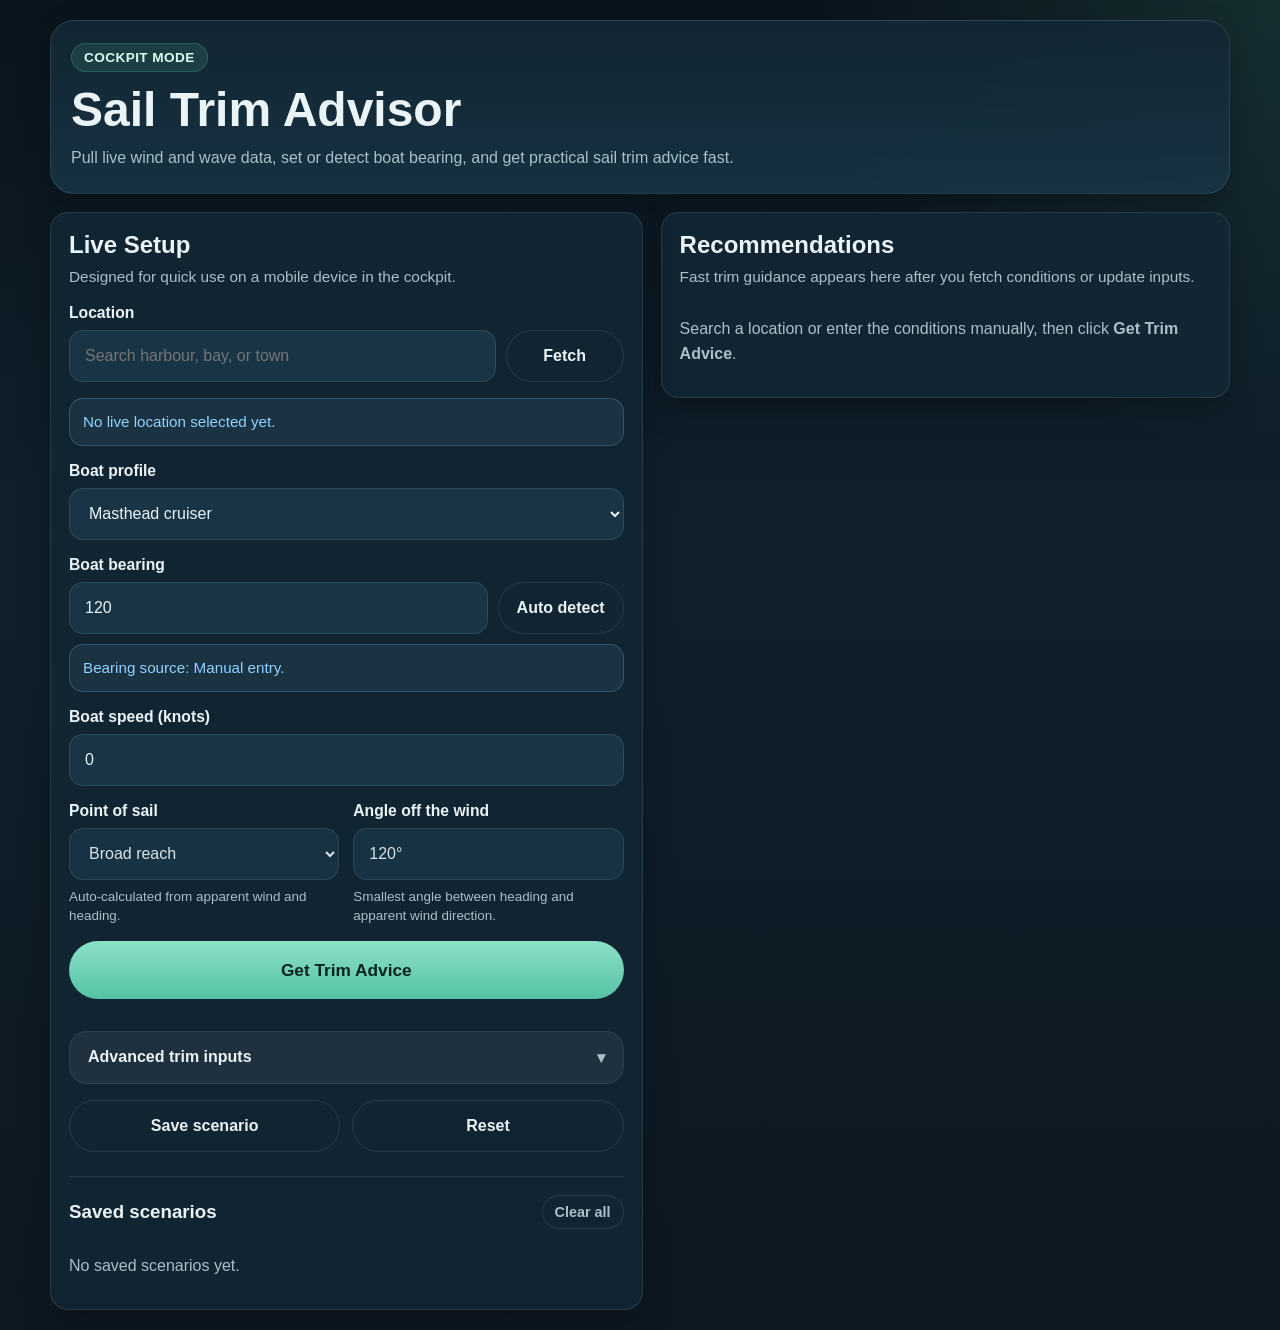
<file: index.html>
<!DOCTYPE html>
<html lang="en">
<head>
  <meta charset="UTF-8" />
  <meta name="viewport" content="width=device-width, initial-scale=1.0" />
  <title>Sail Trim Advisor</title>
  <link rel="stylesheet" href="style.css" />
</head>
<body>
  <div class="container">
    <section class="hero">
      <div class="hero-badge">Cockpit Mode</div>
      <h1>Sail Trim Advisor</h1>
      <p>
        Pull live wind and wave data, set or detect boat bearing, and get practical sail trim advice fast.
      </p>
    </section>

    <main class="cockpit-layout">
      <section class="panel panel-primary">
        <div class="panel-header">
          <h2>Live Setup</h2>
          <p class="helper">
            Designed for quick use on a mobile device in the cockpit.
          </p>
        </div>

        <form id="trimForm">
          <div class="cockpit-stack">
            <div class="field full location-field">
              <label for="locationQuery">Location</label>
              <div class="inline-input-row">
                <input
                  id="locationQuery"
                  type="text"
                  placeholder="Search harbour, bay, or town"
                  autocomplete="off"
                  spellcheck="false"
                />
                <button class="btn-secondary fetch-btn" type="button" id="fetchConditionsBtn">
                  Fetch
                </button>
              </div>
              <div id="locationSuggestions" class="suggestions hidden"></div>
            </div>

            <div class="field full">
              <div id="locationStatus" class="status-text">
                No live location selected yet.
              </div>
            </div>

            <div class="field full">
              <label for="boatProfile">Boat profile</label>
              <select id="boatProfile">
                <option value="masthead_cruiser">Masthead cruiser</option>
                <option value="fractional_rig">Fractional rig</option>
                <option value="trapper_501">Trapper 501</option>
              </select>
            </div>

            <div class="field full">
              <label for="boatBearing">Boat bearing</label>
              <div class="inline-input-row">
                <input id="boatBearing" type="number" min="0" max="360" step="1" value="120" />
                <button class="btn-secondary fetch-btn" type="button" id="detectBearingBtn">
                  Auto detect
                </button>
              </div>
              <div id="bearingStatus" class="status-text bearing-status">
                Bearing source: Manual entry.
              </div>
            </div>

            <div class="field">
              <label for="boatSpeed">Boat speed (knots)</label>
              <input id="boatSpeed" type="number" min="0" max="20" step="0.1" value="0" />
            </div>

            <div class="quick-read-grid">
              <div class="field">
                <label for="pointOfSail">Point of sail</label>
                <select id="pointOfSail" required disabled>
                  <option value="in_irons">In Irons</option>
                  <option value="close_hauled">Close-hauled</option>
                  <option value="close_reach">Close reach</option>
                  <option value="beam_reach">Beam reach</option>
                  <option value="broad_reach">Broad reach</option>
                  <option value="run">Run</option>
                </select>
                <div class="auto-field-note">Auto-calculated from apparent wind and heading.</div>
              </div>

              <div class="field">
                <label for="pointOfSailAngle">Angle off the wind</label>
                <input id="pointOfSailAngle" type="text" value="--" disabled />
                <div class="auto-field-note">Smallest angle between heading and apparent wind direction.</div>
              </div>
            </div>

            <div class="field full">
              <button class="btn-primary btn-large" type="submit">Get Trim Advice</button>
            </div>

            <div class="field full">
              <div id="liveConditionsCard" class="live-conditions-card hidden">
                <div class="live-conditions-header">
                  <div>
                    <h3>Live conditions</h3>
                    <div id="liveConditionsPlace" class="live-place"></div>
                  </div>
                  <div id="liveConditionsTime" class="live-time"></div>
                </div>

                <div class="live-conditions-grid cockpit-live-grid">
                  <div class="mini-card live-key-card">
                    <div class="label">True wind</div>
                    <div id="liveTrueWindSpeed" class="value big-value">--</div>
                    <div id="liveTrueWindDirection" class="mini-subvalue">--</div>
                    <div id="liveGustSpeed" class="mini-subvalue">Gusts: --</div>
                  </div>

                  <div class="mini-card live-key-card">
                    <div class="label">Apparent wind</div>
                    <div id="liveApparentWindSpeed" class="value big-value">--</div>
                    <div id="liveApparentWindDirection" class="mini-subvalue">--</div>
                    <div id="liveApparentWindAngle" class="mini-subvalue">--</div>
                  </div>

                  <div class="mini-card live-key-card">
                    <div class="label">Waves</div>
                    <div id="liveWaveHeight" class="value big-value">--</div>
                    <div id="liveWaveDirection" class="mini-subvalue">--</div>
                    <div id="liveSeaState" class="mini-subvalue">--</div>
                  </div>

                  <div class="mini-card live-key-card">
                    <div class="label">Boat</div>
                    <div id="liveBoatBearing" class="value">--</div>
                    <div id="liveBearingSource" class="mini-subvalue">Source: --</div>
                  </div>

                  <div class="mini-card live-key-card">
                    <div class="label">Sea relationship</div>
                    <div id="liveSeaRelationship" class="value">--</div>
                    <div id="liveSeaAngle" class="mini-subvalue">--</div>
                  </div>

                  <div class="mini-card compass-card">
                    <div class="label">Direction view</div>
                    <div id="liveDirectionCompass" class="compass-wrap"></div>
                  </div>
                </div>
              </div>
            </div>

            <details class="advanced-panel">
              <summary>Advanced trim inputs</summary>

              <div class="advanced-grid">
                <div class="field">
                  <label for="windTrend">Wind trend</label>
                  <select id="windTrend">
                    <option value="steady">Steady</option>
                    <option value="building">Building</option>
                    <option value="easing">Easing</option>
                  </select>
                </div>

                <div class="field">
                  <label for="windSpeed">Steady wind (knots)</label>
                  <input id="windSpeed" type="number" min="0" max="60" step="1" value="14" required />
                </div>

                <div class="field">
                  <label for="gustSpeed">Gust speed (knots)</label>
                  <input id="gustSpeed" type="number" min="0" max="70" step="1" value="18" required />
                </div>

                <div class="field">
                  <label for="windDirection">Wind direction</label>
                  <input id="windDirection" type="number" min="0" max="360" step="1" value="240" />
                </div>

                <div class="field">
                  <label for="waveHeight">Wave height (m)</label>
                  <input id="waveHeight" type="number" min="0" max="20" step="0.1" value="0.8" />
                </div>

                <div class="field">
                  <label for="waveDirection">Wave direction</label>
                  <input id="waveDirection" type="number" min="0" max="360" step="1" value="250" />
                </div>

                <div class="field">
                  <label for="seaState">Sea state</label>
                  <select id="seaState">
                    <option value="flat">Flat</option>
                    <option value="chop">Slight chop</option>
                    <option value="rough">Rough</option>
                  </select>
                </div>

                <div class="field">
                  <label for="heel">Heel</label>
                  <select id="heel">
                    <option value="low">Low</option>
                    <option value="medium" selected>Medium</option>
                    <option value="high">High</option>
                  </select>
                </div>

                <div class="field">
                  <label for="helm">Helm feel</label>
                  <select id="helm">
                    <option value="neutral">Neutral</option>
                    <option value="weather" selected>Weather helm</option>
                    <option value="lee">Lee helm</option>
                  </select>
                </div>

                <div class="field">
                  <label for="mainsailSetup">Mainsail setup</label>
                  <select id="mainsailSetup">
                    <option value="full">Full main</option>
                    <option value="reef1">1 reef</option>
                    <option value="reef2">2 reefs</option>
                  </select>
                </div>

                <div class="field">
                  <label for="headsailSetup">Headsail setup</label>
                  <select id="headsailSetup">
                    <option value="genoa_full">Full genoa</option>
                    <option value="genoa_partial">Partly furled genoa</option>
                    <option value="jib">Jib</option>
                  </select>
                </div>

                <div class="field full checkbox-row">
                  <input id="gusty" type="checkbox" />
                  <label for="gusty">Gusty conditions</label>
                </div>
              </div>
            </details>

            <div class="actions actions-secondary">
              <button class="btn-secondary" type="button" id="saveScenarioBtn">Save scenario</button>
              <button class="btn-secondary" type="button" id="resetBtn">Reset</button>
            </div>
          </div>
        </form>

        <section class="saved-panel">
          <div class="saved-header">
            <h3>Saved scenarios</h3>
            <button class="btn-inline" type="button" id="clearScenariosBtn">Clear all</button>
          </div>
          <div id="savedScenarios" class="saved-list empty-state">No saved scenarios yet.</div>
        </section>
      </section>

      <section class="panel panel-results" id="resultsPanel">
        <div class="panel-header">
          <h2>Recommendations</h2>
          <p class="helper">
            Fast trim guidance appears here after you fetch conditions or update inputs.
          </p>
        </div>

        <div id="results" class="empty-state">
          Search a location or enter the conditions manually, then click
          <strong>Get Trim Advice</strong>.
        </div>
      </section>
    </main>
  </div>

  <script src="script.js"></script>
</body>
</html>
</file>
<file: style.css>
:root {
  --bg: #0b1720;
  --panel: #132633;
  --panel-2: #183445;
  --panel-3: #10222e;
  --text: #eaf4f7;
  --muted: #a9c0c9;
  --accent: #56c2a3;
  --accent-2: #8be0c8;
  --accent-3: #d8fff2;
  --warn: #ffd166;
  --danger: #ff7b7b;
  --info: #8fd3ff;
  --wave: #8fd3ff;
  --boat: #ffd166;
  --border: rgba(255, 255, 255, 0.1);
  --border-strong: rgba(255, 255, 255, 0.16);
  --shadow: 0 12px 30px rgba(0, 0, 0, 0.25);
  --radius: 18px;
  --radius-lg: 24px;
}

* {
  box-sizing: border-box;
}

html {
  -webkit-text-size-adjust: 100%;
}

body {
  margin: 0;
  font-family: Arial, Helvetica, sans-serif;
  background:
    radial-gradient(circle at top right, rgba(86, 194, 163, 0.15), transparent 25%),
    linear-gradient(180deg, #0a141c, #0f202c 40%, #0d1821 100%);
  color: var(--text);
  min-height: 100vh;
}

.container {
  max-width: 1220px;
  margin: 0 auto;
  padding: 20px;
}

.hero {
  margin-bottom: 18px;
  padding: 22px 20px;
  border: 1px solid var(--border);
  border-radius: var(--radius-lg);
  background: linear-gradient(180deg, rgba(19, 38, 51, 0.95), rgba(24, 52, 69, 0.92));
  box-shadow: var(--shadow);
}

.hero-badge {
  display: inline-flex;
  align-items: center;
  padding: 6px 12px;
  margin-bottom: 12px;
  border-radius: 999px;
  background: rgba(86, 194, 163, 0.14);
  border: 1px solid rgba(86, 194, 163, 0.25);
  color: var(--accent-3);
  font-size: 0.85rem;
  font-weight: 700;
  letter-spacing: 0.03em;
  text-transform: uppercase;
}

.hero h1 {
  margin: 0 0 10px;
  font-size: clamp(2rem, 4vw, 3rem);
  line-height: 1.08;
}

.hero p {
  margin: 0;
  color: var(--muted);
  max-width: 760px;
  line-height: 1.55;
  font-size: 1rem;
}

.cockpit-layout {
  display: grid;
  grid-template-columns: minmax(0, 1.02fr) minmax(0, 0.98fr);
  gap: 18px;
  align-items: start;
}

.panel {
  background: rgba(19, 38, 51, 0.94);
  border: 1px solid var(--border);
  border-radius: var(--radius);
  box-shadow: var(--shadow);
  padding: 18px;
}

.panel-primary {
  position: relative;
}

.panel-header {
  margin-bottom: 16px;
}

.panel-header h2,
.panel-header h3 {
  margin: 0 0 6px;
}

.helper {
  color: var(--muted);
  margin: 0;
  font-size: 0.96rem;
  line-height: 1.5;
}

.cockpit-stack {
  display: grid;
  gap: 16px;
}

.quick-read-grid {
  display: grid;
  grid-template-columns: repeat(2, minmax(0, 1fr));
  gap: 14px;
}

.advanced-grid {
  display: grid;
  grid-template-columns: repeat(2, minmax(0, 1fr));
  gap: 14px;
  margin-top: 14px;
}

.field {
  display: flex;
  flex-direction: column;
  gap: 8px;
  min-width: 0;
}

.field.full {
  grid-column: 1 / -1;
}

label {
  font-weight: 700;
  font-size: 0.98rem;
}

select,
input[type="number"],
input[type="text"] {
  width: 100%;
  min-height: 52px;
  padding: 13px 15px;
  border-radius: 14px;
  border: 1px solid var(--border);
  background: var(--panel-2);
  color: var(--text);
  font-size: 1rem;
}

select:focus,
input:focus,
button:focus,
summary:focus {
  outline: 2px solid var(--accent-2);
  outline-offset: 2px;
}

.inline-input-row {
  display: grid;
  grid-template-columns: minmax(0, 1fr) auto;
  gap: 10px;
}

.fetch-btn {
  white-space: nowrap;
  min-width: 118px;
}

.location-field {
  position: relative;
}

.suggestions {
  margin-top: 8px;
  border: 1px solid var(--border);
  background: var(--panel-2);
  border-radius: 14px;
  overflow: hidden;
  box-shadow: var(--shadow);
}

.suggestion-item {
  width: 100%;
  text-align: left;
  padding: 14px 15px;
  background: transparent;
  border: 0;
  border-bottom: 1px solid rgba(255, 255, 255, 0.06);
  color: var(--text);
  cursor: pointer;
  font: inherit;
  border-radius: 0;
}

.suggestion-item:last-child {
  border-bottom: 0;
}

.suggestion-item:hover,
.suggestion-item:focus {
  background: rgba(255, 255, 255, 0.06);
  outline: none;
}

.suggestion-main {
  display: block;
  font-weight: 700;
}

.suggestion-sub {
  display: block;
  color: var(--muted);
  font-size: 0.88rem;
  margin-top: 4px;
}

.status-text {
  padding: 12px 13px;
  border-radius: 14px;
  border: 1px solid rgba(143, 211, 255, 0.22);
  background: rgba(143, 211, 255, 0.08);
  color: var(--info);
  line-height: 1.45;
  font-size: 0.95rem;
}

.bearing-status {
  margin-top: 2px;
}

.live-conditions-card {
  padding: 16px;
  border-radius: 18px;
  border: 1px solid rgba(86, 194, 163, 0.2);
  background: linear-gradient(180deg, rgba(86, 194, 163, 0.08), rgba(255, 255, 255, 0.03));
}

.hidden {
  display: none;
}

.live-conditions-header {
  display: flex;
  justify-content: space-between;
  gap: 12px;
  align-items: flex-start;
  margin-bottom: 14px;
}

.live-conditions-header h3 {
  margin: 0 0 6px;
  font-size: 1.05rem;
}

.live-place {
  color: var(--accent-3);
  font-size: 0.95rem;
  line-height: 1.4;
}

.live-time {
  color: var(--muted);
  font-size: 0.88rem;
  line-height: 1.4;
  text-align: right;
  max-width: 150px;
}

.live-conditions-grid {
  display: grid;
  gap: 10px;
}

.cockpit-live-grid {
  grid-template-columns: repeat(3, minmax(0, 1fr));
}

.mini-card {
  background: rgba(255, 255, 255, 0.04);
  border: 1px solid var(--border);
  border-radius: 16px;
  padding: 14px;
}

.live-key-card {
  min-height: 102px;
}

.mini-card .label {
  color: var(--muted);
  font-size: 0.78rem;
  margin-bottom: 8px;
  text-transform: uppercase;
  letter-spacing: 0.05em;
}

.mini-card .value {
  font-size: 1rem;
  font-weight: 700;
  line-height: 1.35;
}

.big-value {
  font-size: 1.45rem !important;
  line-height: 1.1 !important;
}

.mini-subvalue {
  margin-top: 6px;
  color: var(--muted);
  font-size: 0.82rem;
  line-height: 1.35;
}

.compass-card {
  grid-column: span 3;
}

.compass-wrap {
  display: grid;
  place-items: center;
  min-height: 230px;
  margin-top: 6px;
}

.compass-svg {
  width: 100%;
  max-width: 280px;
  height: auto;
  display: block;
}

.compass-key {
  display: flex;
  justify-content: center;
  gap: 14px;
  flex-wrap: wrap;
  margin-top: 10px;
  font-size: 0.85rem;
  color: var(--muted);
}

.compass-key-item {
  display: inline-flex;
  align-items: center;
  gap: 6px;
}

.compass-dot {
  width: 10px;
  height: 10px;
  border-radius: 999px;
  display: inline-block;
}

.compass-dot.wind {
  background: var(--accent-2);
}

.compass-dot.wave {
  background: var(--wave);
}

.compass-dot.boat {
  background: var(--boat);
}

.auto-field-note {
  color: var(--muted);
  font-size: 0.84rem;
  line-height: 1.4;
}

.checkbox-row {
  display: flex;
  align-items: center;
  gap: 10px;
  padding-top: 6px;
}

.checkbox-row label {
  margin: 0;
}

input[type="checkbox"] {
  width: 20px;
  height: 20px;
  accent-color: var(--accent);
}

.actions {
  display: flex;
  gap: 12px;
  flex-wrap: wrap;
}

.actions-secondary {
  justify-content: stretch;
}

.actions-secondary > * {
  flex: 1 1 180px;
}

button {
  border: 0;
  border-radius: 999px;
  padding: 13px 18px;
  font-size: 1rem;
  font-weight: 700;
  cursor: pointer;
  transition: transform 0.15s ease, opacity 0.15s ease, background 0.15s ease;
  min-height: 52px;
}

button:hover {
  transform: translateY(-1px);
}

button:active {
  transform: translateY(0);
}

button:disabled {
  opacity: 0.7;
  cursor: wait;
}

.btn-primary {
  background: linear-gradient(180deg, var(--accent-2), var(--accent));
  color: #07231d;
}

.btn-secondary {
  background: transparent;
  color: var(--text);
  border: 1px solid var(--border);
}

.btn-inline {
  min-height: auto;
  padding: 8px 12px;
  font-size: 0.9rem;
  background: transparent;
  color: var(--muted);
  border: 1px solid var(--border);
}

.btn-large {
  width: 100%;
  min-height: 58px;
  font-size: 1.08rem;
}

.advanced-panel {
  border: 1px solid var(--border);
  border-radius: 18px;
  background: rgba(255, 255, 255, 0.03);
  padding: 0;
  overflow: hidden;
}

.advanced-panel summary {
  list-style: none;
  cursor: pointer;
  padding: 16px 18px;
  font-weight: 700;
  font-size: 1rem;
  background: rgba(255, 255, 255, 0.03);
  border-bottom: 1px solid transparent;
}

.advanced-panel[open] summary {
  border-bottom-color: var(--border);
}

.advanced-panel summary::-webkit-details-marker {
  display: none;
}

.advanced-panel summary::after {
  content: "▾";
  float: right;
  color: var(--muted);
}

.advanced-panel[open] summary::after {
  content: "▴";
}

.advanced-panel .advanced-grid {
  padding: 16px 16px 16px;
}

.empty-state {
  color: var(--muted);
  line-height: 1.6;
  padding: 12px 0;
}

.form-error {
  margin-top: 12px;
  margin-bottom: 4px;
  padding: 12px 14px;
  border-radius: 12px;
  border: 1px solid rgba(255, 123, 123, 0.35);
  background: rgba(255, 123, 123, 0.12);
  color: #ffd0d0;
  font-weight: 700;
  line-height: 1.45;
}

.summary-cards {
  display: grid;
  grid-template-columns: repeat(4, minmax(0, 1fr));
  gap: 12px;
  margin-bottom: 18px;
}

.pill {
  display: inline-flex;
  align-items: center;
  gap: 8px;
  border-radius: 999px;
  padding: 8px 12px;
  font-size: 0.92rem;
  font-weight: 700;
  margin-bottom: 14px;
}

.pill.safe {
  background: rgba(86, 194, 163, 0.15);
  color: var(--accent-2);
}

.pill.warn {
  background: rgba(255, 209, 102, 0.14);
  color: var(--warn);
}

.pill.danger {
  background: rgba(255, 123, 123, 0.16);
  color: var(--danger);
}

.section {
  margin-top: 18px;
  padding-top: 18px;
  border-top: 1px solid var(--border);
}

.section h3 {
  margin: 0 0 12px;
  font-size: 1.05rem;
}

.diagram-card {
  background: linear-gradient(180deg, rgba(255, 255, 255, 0.04), rgba(255, 255, 255, 0.02));
  border: 1px solid var(--border);
  border-radius: 16px;
  padding: 14px;
}

.diagram-wrap {
  display: grid;
  place-items: center;
  background: linear-gradient(180deg, rgba(9, 24, 33, 0.8), rgba(11, 23, 32, 0.6));
  border: 1px solid var(--border);
  border-radius: 14px;
  padding: 10px;
  overflow: hidden;
}

.diagram-caption {
  margin-top: 12px;
  color: var(--muted);
  line-height: 1.5;
  font-size: 0.95rem;
}

.action-grid {
  display: grid;
  gap: 12px;
}

.action-card {
  background: linear-gradient(180deg, rgba(255, 255, 255, 0.05), rgba(255, 255, 255, 0.03));
  border: 1px solid var(--border);
  border-radius: 16px;
  padding: 14px;
}

.action-card-top {
  display: flex;
  justify-content: space-between;
  gap: 10px;
  align-items: flex-start;
  margin-bottom: 8px;
}

.action-control {
  font-size: 1rem;
  font-weight: 700;
}

.action-priority {
  font-size: 0.82rem;
  font-weight: 700;
  color: var(--accent-3);
  background: rgba(86, 194, 163, 0.12);
  border: 1px solid rgba(86, 194, 163, 0.2);
  padding: 4px 8px;
  border-radius: 999px;
  white-space: nowrap;
}

.action-main {
  font-size: 1rem;
  font-weight: 700;
  margin-bottom: 6px;
}

.action-detail {
  color: var(--muted);
  line-height: 1.5;
  font-size: 0.95rem;
}

.note-grid {
  display: grid;
  gap: 12px;
}

.note-card {
  background: rgba(255, 255, 255, 0.04);
  border: 1px solid var(--border);
  border-radius: 16px;
  padding: 14px;
}

.note-card h4 {
  margin: 0 0 8px;
  font-size: 0.98rem;
}

.note-card p {
  margin: 0;
  color: var(--muted);
  line-height: 1.55;
}

ul.result-list {
  margin: 0;
  padding-left: 20px;
  display: grid;
  gap: 10px;
}

.result-list li {
  line-height: 1.55;
}

.saved-panel {
  margin-top: 24px;
  padding-top: 18px;
  border-top: 1px solid var(--border);
}

.saved-header {
  display: flex;
  align-items: center;
  justify-content: space-between;
  gap: 12px;
  margin-bottom: 12px;
}

.saved-header h3 {
  margin: 0;
}

.saved-list {
  display: grid;
  gap: 10px;
}

.saved-item {
  border: 1px solid var(--border);
  border-radius: 14px;
  padding: 12px;
  background: rgba(255, 255, 255, 0.04);
}

.saved-item-title {
  font-weight: 700;
  margin-bottom: 6px;
}

.saved-item-meta {
  color: var(--muted);
  font-size: 0.92rem;
  line-height: 1.5;
  margin-bottom: 10px;
}

.saved-item-actions {
  display: flex;
  gap: 8px;
  flex-wrap: wrap;
}

.saved-item-actions button {
  padding: 8px 12px;
  font-size: 0.9rem;
  min-height: 42px;
}

.footer-tip {
  margin-top: 20px;
  padding: 14px;
  border-radius: 14px;
  background: rgba(255, 255, 255, 0.04);
  border: 1px solid var(--border);
  color: var(--muted);
  line-height: 1.55;
}

.disclaimer {
  margin-top: 20px;
  font-size: 0.9rem;
  color: var(--muted);
  line-height: 1.5;
}

select:disabled,
input:disabled {
  opacity: 0.92;
  cursor: not-allowed;
}

@media (max-width: 1100px) {
  .cockpit-layout {
    grid-template-columns: 1fr;
  }
}

@media (max-width: 920px) {
  .container {
    padding: 14px;
  }

  .hero {
    padding: 20px 16px;
    border-radius: 20px;
  }

  .panel {
    padding: 16px;
  }

  .quick-read-grid,
  .advanced-grid,
  .summary-cards,
  .cockpit-live-grid {
    grid-template-columns: 1fr;
  }

  .inline-input-row {
    grid-template-columns: 1fr;
  }

  .fetch-btn {
    width: 100%;
  }

  .compass-card {
    grid-column: span 1;
  }

  .live-conditions-header {
    flex-direction: column;
    align-items: flex-start;
  }

  .live-time,
  .live-place {
    text-align: left;
    max-width: none;
  }

  .actions {
    flex-direction: column;
  }

  .actions-secondary > * {
    flex: 1 1 auto;
    width: 100%;
  }

  button {
    width: 100%;
    min-height: 56px;
    font-size: 1.02rem;
  }

  .btn-inline {
    width: auto;
    min-height: 42px;
  }

  select,
  input[type="number"],
  input[type="text"] {
    min-height: 56px;
    font-size: 1rem;
  }

  .mini-card .value {
    font-size: 1.05rem;
  }

  .big-value {
    font-size: 1.7rem !important;
  }

  .saved-item-actions {
    flex-direction: column;
  }

  .saved-item-actions button {
    width: 100%;
  }
}

@media (max-width: 560px) {
  .hero h1 {
    font-size: 1.95rem;
  }

  .hero p {
    font-size: 0.98rem;
  }

  .panel-header h2 {
    font-size: 1.35rem;
  }

  .helper {
    font-size: 0.92rem;
  }

  .live-key-card {
    min-height: 96px;
  }

  .mini-card {
    padding: 13px;
  }

  .advanced-panel summary {
    padding: 15px 16px;
  }

  .advanced-panel .advanced-grid {
    padding: 14px;
  }
}
</file>
